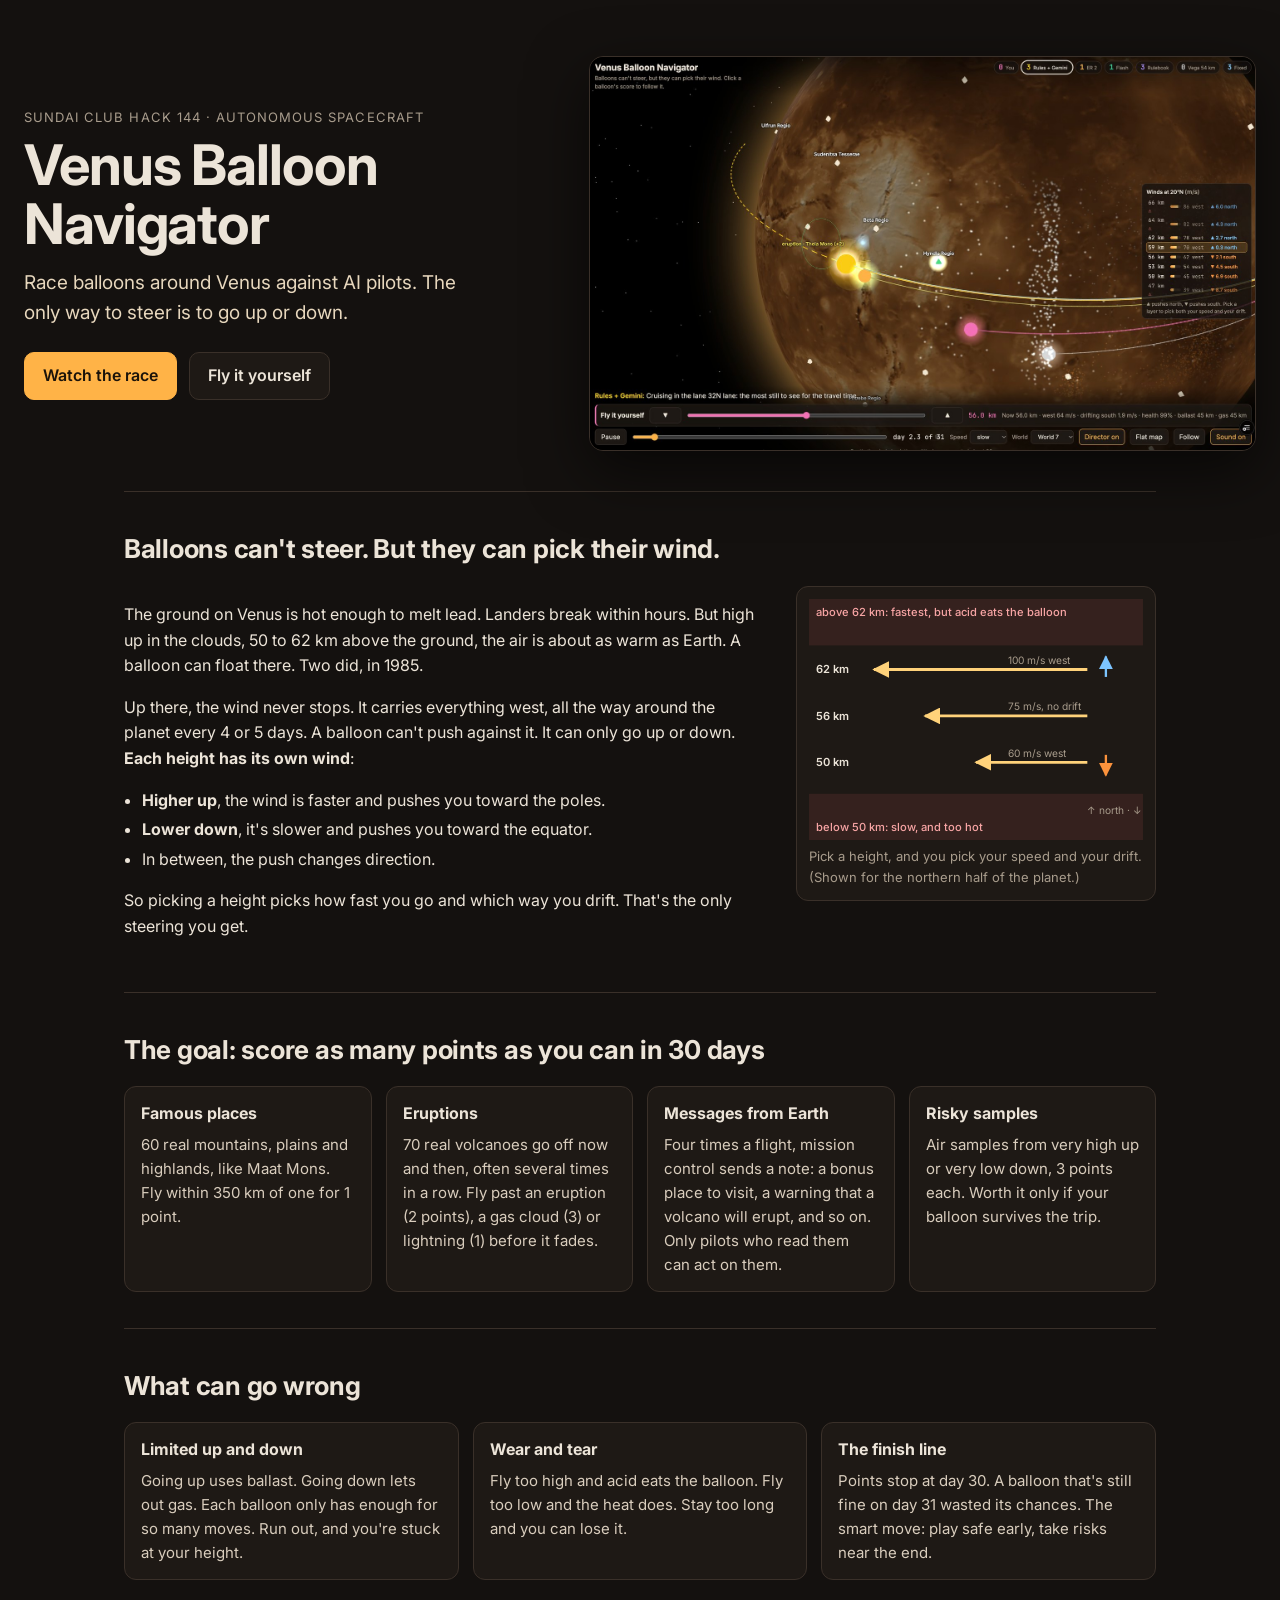
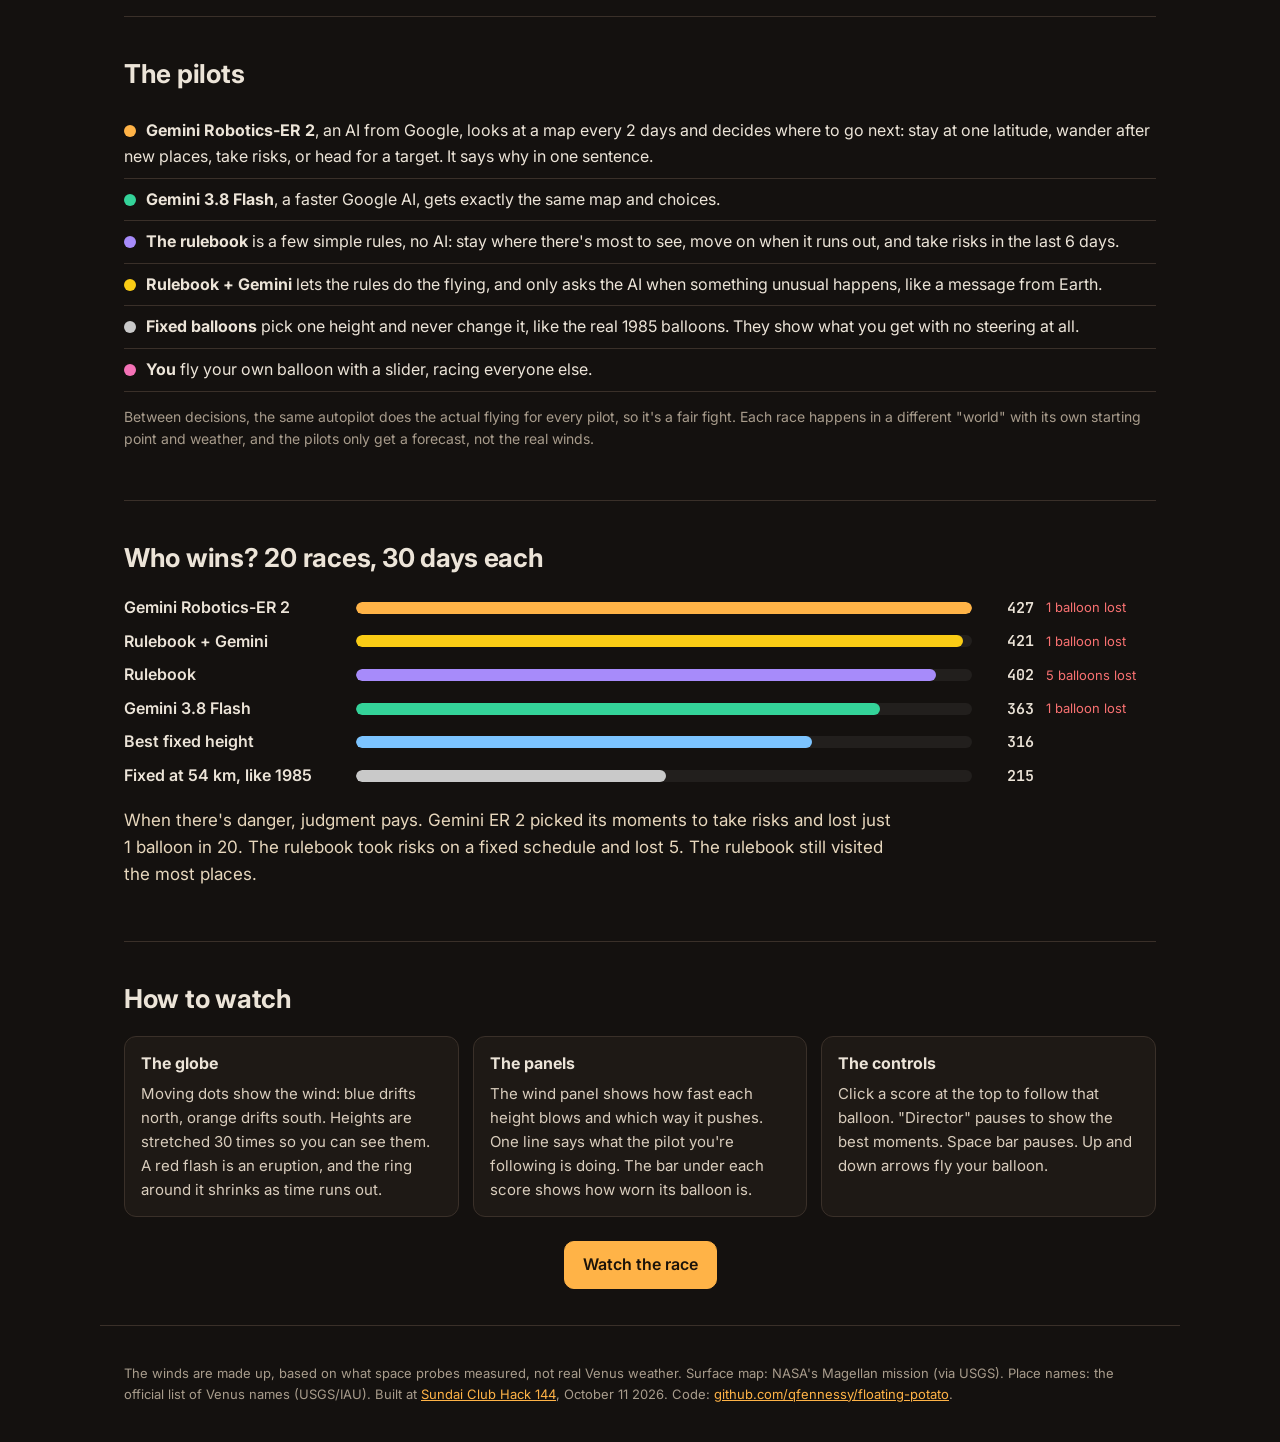
<file: web/index.html>
<!doctype html>
<html lang="en">
<head>
  <meta charset="utf-8">
  <meta name="viewport" content="width=device-width, initial-scale=1">
  <title>Venus Balloon Navigator</title>
  <meta name="description" content="Race balloons around Venus against AI pilots. The only way to steer is to go up or down.">
  <script>
    // Old links like /?world=7 went straight to the simulation; keep them working.
    if (location.search.includes("world=")) location.replace("sim.html" + location.search);
  </script>
  <link rel="preconnect" href="https://fonts.googleapis.com">
  <link rel="stylesheet" href="https://fonts.googleapis.com/css2?family=Inter:wght@400;600;700;800&family=JetBrains+Mono:wght@400;600&display=swap">
  <link rel="stylesheet" href="landing.css?v=202610111747">
</head>
<body>
  <header class="hero">
    <div class="hero-text">
      <p class="kicker">Sundai Club Hack 144 · Autonomous Spacecraft</p>
      <h1>Venus Balloon Navigator</h1>
      <p class="lede">Race balloons around Venus against AI pilots. The only way to steer is to go up or down.</p>
      <div class="cta">
        <a class="btn primary" href="sim.html">Watch the race</a>
        <a class="btn" href="sim.html?world=7#fly">Fly it yourself</a>
      </div>
    </div>
    <a class="hero-shot" href="sim.html"><img src="hero.jpg" alt="The simulation: balloons riding the wind layers around Venus, with a wind panel showing each layer's speed and north-south push"></a>
  </header>

  <main>
    <section class="block">
      <h2>Balloons can't steer. But they can pick their wind.</h2>
      <div class="split">
        <div>
          <p>The ground on Venus is hot enough to melt lead. Landers break within hours. But high up in the clouds, 50 to 62 km above the ground, the air is about as warm as Earth. A balloon can float there. Two did, in 1985.</p>
          <p>Up there, the wind never stops. It carries everything west, all the way around the planet every 4 or 5 days. A balloon can't push against it. It can only go up or down. <b>Each height has its own wind</b>:</p>
          <ul class="ticks">
            <li><b>Higher up</b>, the wind is faster and pushes you toward the poles.</li>
            <li><b>Lower down</b>, it's slower and pushes you toward the equator.</li>
            <li>In between, the push changes direction.</li>
          </ul>
          <p>So picking a height picks how fast you go and which way you drift. That's the only steering you get.</p>
        </div>
        <figure class="layers" aria-label="Diagram: wind layers by altitude">
          <svg viewBox="0 0 360 260" role="img">
            <title>Wind by height: faster and pushing toward the poles up high, slower and pushing toward the equator down low</title>
            <defs>
              <marker id="ah" viewBox="0 0 10 10" refX="9" refY="5" markerWidth="6" markerHeight="6" orient="auto"><path d="M0,0 L10,5 L0,10 z" fill="#ffd27a"/></marker>
              <marker id="ahn" viewBox="0 0 10 10" refX="9" refY="5" markerWidth="6" markerHeight="6" orient="auto"><path d="M0,0 L10,5 L0,10 z" fill="#7cc4ff"/></marker>
              <marker id="ahs" viewBox="0 0 10 10" refX="9" refY="5" markerWidth="6" markerHeight="6" orient="auto"><path d="M0,0 L10,5 L0,10 z" fill="#fb923c"/></marker>
            </defs>
            <rect x="0" y="0" width="360" height="50" fill="rgba(248,113,113,0.10)"/>
            <rect x="0" y="210" width="360" height="50" fill="rgba(248,113,113,0.10)"/>
            <text x="8" y="18" class="lbl risky">above 62 km: fastest, but acid eats the balloon</text>
            <text x="8" y="250" class="lbl risky">below 50 km: slow, and too hot</text>
            <g class="row"><text x="8" y="80" class="lbl">62 km</text><line x1="300" y1="76" x2="70" y2="76" marker-end="url(#ah)"/><line x1="320" y1="84" x2="320" y2="62" class="n" marker-end="url(#ahn)"/><text x="215" y="70" class="note">100 m/s west</text></g>
            <g class="row"><text x="8" y="130" class="lbl">56 km</text><line x1="300" y1="126" x2="125" y2="126" marker-end="url(#ah)"/><text x="215" y="120" class="note">75 m/s, no drift</text></g>
            <g class="row"><text x="8" y="180" class="lbl">50 km</text><line x1="300" y1="176" x2="180" y2="176" marker-end="url(#ah)"/><line x1="320" y1="168" x2="320" y2="190" class="s" marker-end="url(#ahs)"/><text x="215" y="170" class="note">60 m/s west</text></g>
            <text x="300" y="232" class="note">↑ north · ↓ south</text>
          </svg>
          <figcaption>Pick a height, and you pick your speed and your drift. (Shown for the northern half of the planet.)</figcaption>
        </figure>
      </div>
    </section>

    <section class="block">
      <h2>The goal: score as many points as you can in 30 days</h2>
      <div class="cards">
        <div class="card"><h3>Famous places</h3><p>60 real mountains, plains and highlands, like Maat Mons. Fly within 350 km of one for 1 point.</p></div>
        <div class="card"><h3>Eruptions</h3><p>70 real volcanoes go off now and then, often several times in a row. Fly past an eruption (2 points), a gas cloud (3) or lightning (1) before it fades.</p></div>
        <div class="card"><h3>Messages from Earth</h3><p>Four times a flight, mission control sends a note: a bonus place to visit, a warning that a volcano will erupt, and so on. Only pilots who read them can act on them.</p></div>
        <div class="card"><h3>Risky samples</h3><p>Air samples from very high up or very low down, 3 points each. Worth it only if your balloon survives the trip.</p></div>
      </div>
    </section>

    <section class="block">
      <h2>What can go wrong</h2>
      <div class="cards three">
        <div class="card"><h3>Limited up and down</h3><p>Going up uses ballast. Going down lets out gas. Each balloon only has enough for so many moves. Run out, and you're stuck at your height.</p></div>
        <div class="card"><h3>Wear and tear</h3><p>Fly too high and acid eats the balloon. Fly too low and the heat does. Stay too long and you can lose it.</p></div>
        <div class="card"><h3>The finish line</h3><p>Points stop at day 30. A balloon that's still fine on day 31 wasted its chances. The smart move: play safe early, take risks near the end.</p></div>
      </div>
    </section>

    <section class="block">
      <h2>The pilots</h2>
      <ul class="pilots">
        <li><i style="background:#ffb347"></i><b>Gemini Robotics-ER 2</b>, an AI from Google, looks at a map every 2 days and decides where to go next: stay at one latitude, wander after new places, take risks, or head for a target. It says why in one sentence.</li>
        <li><i style="background:#34d399"></i><b>Gemini 3.8 Flash</b>, a faster Google AI, gets exactly the same map and choices.</li>
        <li><i style="background:#a78bfa"></i><b>The rulebook</b> is a few simple rules, no AI: stay where there's most to see, move on when it runs out, and take risks in the last 6 days.</li>
        <li><i style="background:#facc15"></i><b>Rulebook + Gemini</b> lets the rules do the flying, and only asks the AI when something unusual happens, like a message from Earth.</li>
        <li><i style="background:#c9c9c9"></i><b>Fixed balloons</b> pick one height and never change it, like the real 1985 balloons. They show what you get with no steering at all.</li>
        <li><i style="background:#f472b6"></i><b>You</b> fly your own balloon with a slider, racing everyone else.</li>
      </ul>
      <p class="small">Between decisions, the same autopilot does the actual flying for every pilot, so it's a fair fight. Each race happens in a different "world" with its own starting point and weather, and the pilots only get a forecast, not the real winds.</p>
    </section>

    <section class="block">
      <h2>Who wins? 20 races, 30 days each</h2>
      <div id="results" class="results"><p class="small">Loading…</p></div>
      <p id="takeaway" class="takeaway">When there's danger, judgment pays. Gemini ER 2 picked its moments to take risks and lost just 1 balloon in 20. The rulebook took risks on a fixed schedule and lost 5. The rulebook still visited the most places.</p>
    </section>

    <section class="block">
      <h2>How to watch</h2>
      <div class="cards three">
        <div class="card"><h3>The globe</h3><p>Moving dots show the wind: blue drifts north, orange drifts south. Heights are stretched 30 times so you can see them. A red flash is an eruption, and the ring around it shrinks as time runs out.</p></div>
        <div class="card"><h3>The panels</h3><p>The wind panel shows how fast each height blows and which way it pushes. One line says what the pilot you're following is doing. The bar under each score shows how worn its balloon is.</p></div>
        <div class="card"><h3>The controls</h3><p>Click a score at the top to follow that balloon. "Director" pauses to show the best moments. Space bar pauses. Up and down arrows fly your balloon.</p></div>
      </div>
      <div class="cta center"><a class="btn primary" href="sim.html">Watch the race</a></div>
    </section>
  </main>

  <footer>
    <p>The winds are made up, based on what space probes measured, not real Venus weather. Surface map: NASA's Magellan mission (via USGS). Place names: the official list of Venus names (USGS/IAU). Built at <a href="https://www.sundai.club/events/boston/hack-144-autonomous-spacecraft-hack">Sundai Club Hack 144</a>, October 11 2026. Code: <a href="https://github.com/qfennessy/floating-potato">github.com/qfennessy/floating-potato</a>.</p>
  </footer>

  <script>
    // Results come straight from the same data the simulation replays.
    fetch("data/index.json").then((r) => r.json()).then((idx) => {
      const rows = idx.worlds, tot = (k) => rows.reduce((s, r) => s + (r[k] ?? 0), 0);
      const lost = (k) => rows.filter((r) => r.end && r.end[k] && r.end[k].lost_h != null).length;
      const list = [["agent", "Gemini Robotics-ER 2", "#ffb347"], ["hybrid", "Rulebook + Gemini", "#facc15"], ["rules", "Rulebook", "#a78bfa"],
                    ["flash", "Gemini 3.8 Flash", "#34d399"], ["best", "Best fixed height", "#7cc4ff"], ["vega", "Fixed at 54 km, like 1985", "#c9c9c9"]]
        .map(([k, name, c]) => ({ k, name, c, pts: tot(k), lost: lost(k) })).sort((a, b) => b.pts - a.pts);
      const max = list[0].pts;
      document.getElementById("results").innerHTML = list.map((x) => `
        <div class="rrow"><span class="rname">${x.name}</span>
          <span class="rbar"><i style="width:${(x.pts / max * 100).toFixed(1)}%;background:${x.c}"></i></span>
          <span class="rpts">${x.pts}</span><span class="rlost">${x.lost ? `${x.lost} balloon${x.lost > 1 ? "s" : ""} lost` : ""}</span></div>`).join("");
    }).catch(() => { document.getElementById("results").innerHTML = ""; });
  </script>
</body>
</html>
</file>
<file: web/landing.css>
:root {
  --bg: #14110f;
  --panel: #1e1915;
  --line: #3a3029;
  --text: #ece4d8;
  --muted: #a89c8c;
  --amber: #ffb347;
}
* { box-sizing: border-box; }
html, body { margin: 0; background: var(--bg); color: var(--text); }
body { font: 16px/1.6 Inter, system-ui, sans-serif; }
a { color: var(--amber); }

.hero { display: grid; grid-template-columns: minmax(0, 1fr) minmax(0, 1.25fr); gap: 32px; align-items: center;
  max-width: 1280px; margin: 0 auto; padding: 56px 24px 40px; }
.kicker { color: var(--muted); font-size: 13px; letter-spacing: 0.08em; text-transform: uppercase; margin: 0 0 8px; }
h1 { font-size: clamp(34px, 5vw, 56px); line-height: 1.05; margin: 0 0 14px; letter-spacing: -0.02em; }
.lede { font-size: 19px; color: #e7d7bd; margin: 0 0 24px; max-width: 36ch; }
.hero-shot img { width: 100%; display: block; border-radius: 14px; border: 1px solid var(--line); box-shadow: 0 20px 60px rgba(0,0,0,0.6); }
.cta { display: flex; gap: 12px; flex-wrap: wrap; }
.cta.center { justify-content: center; margin-top: 24px; }
.btn { display: inline-block; padding: 10px 18px; border-radius: 10px; border: 1px solid var(--line); background: var(--panel);
  color: var(--text); text-decoration: none; font-weight: 600; }
.btn:hover { border-color: var(--amber); }
.btn.primary { background: var(--amber); color: #1b130a; border-color: var(--amber); }

main { max-width: 1080px; margin: 0 auto; padding: 0 24px; }
.block { padding: 36px 0; border-top: 1px solid var(--line); }
h2 { font-size: 26px; margin: 0 0 16px; letter-spacing: -0.01em; }
h3 { font-size: 16px; margin: 0 0 6px; }
.split { display: grid; grid-template-columns: minmax(0, 1fr) 360px; gap: 32px; align-items: start; }
.ticks { padding-left: 18px; }
.ticks li { margin: 4px 0; }
.small { color: var(--muted); font-size: 14px; }

.layers { margin: 0; background: var(--panel); border: 1px solid var(--line); border-radius: 12px; padding: 12px; }
.layers svg { width: 100%; height: auto; display: block; }
.layers figcaption { color: var(--muted); font-size: 13px; margin-top: 6px; }
.layers .lbl { fill: var(--text); font: 600 12px Inter, sans-serif; }
.layers .lbl.risky { fill: #f8a5a5; font-weight: 500; }
.layers .note { fill: var(--muted); font: 11px Inter, sans-serif; }
.layers line { stroke: #ffd27a; stroke-width: 3; }
.layers line.n { stroke: #7cc4ff; stroke-width: 2.5; }
.layers line.s { stroke: #fb923c; stroke-width: 2.5; }

.cards { display: grid; grid-template-columns: repeat(4, minmax(0, 1fr)); gap: 14px; }
.cards.three { grid-template-columns: repeat(3, minmax(0, 1fr)); }
.card { background: var(--panel); border: 1px solid var(--line); border-radius: 12px; padding: 14px 16px; }
.card p { margin: 0; color: #d9cdbd; font-size: 15px; }

.pilots { list-style: none; padding: 0; margin: 0 0 12px; }
.pilots li { padding: 8px 0; border-bottom: 1px solid var(--line); }
.pilots i { display: inline-block; width: 12px; height: 12px; border-radius: 50%; margin-right: 10px; vertical-align: -1px; }

.results { display: grid; gap: 8px; }
.rrow { display: grid; grid-template-columns: 220px 1fr 50px 110px; gap: 12px; align-items: center; }
.rname { font-weight: 600; }
.rbar { height: 12px; background: rgba(255,255,255,0.06); border-radius: 6px; overflow: hidden; }
.rbar i { display: block; height: 100%; border-radius: 6px; }
.rpts { font: 600 15px "JetBrains Mono", monospace; text-align: right; }
.rlost { color: #f87171; font-size: 13px; }
.takeaway { margin-top: 18px; font-size: 17px; color: #e7d7bd; max-width: 70ch; }

footer { max-width: 1080px; margin: 0 auto; padding: 24px; color: var(--muted); font-size: 13px; border-top: 1px solid var(--line); }

@media (max-width: 900px) {
  .hero { grid-template-columns: 1fr; padding-top: 32px; }
  .split { grid-template-columns: 1fr; }
  .cards, .cards.three { grid-template-columns: 1fr 1fr; }
}
@media (max-width: 560px) {
  .cards, .cards.three { grid-template-columns: 1fr; }
  .rrow { grid-template-columns: 1fr 40px; }
  .rbar { grid-column: 1 / -1; grid-row: 2; }
  .rlost { display: none; }
}
</file>
